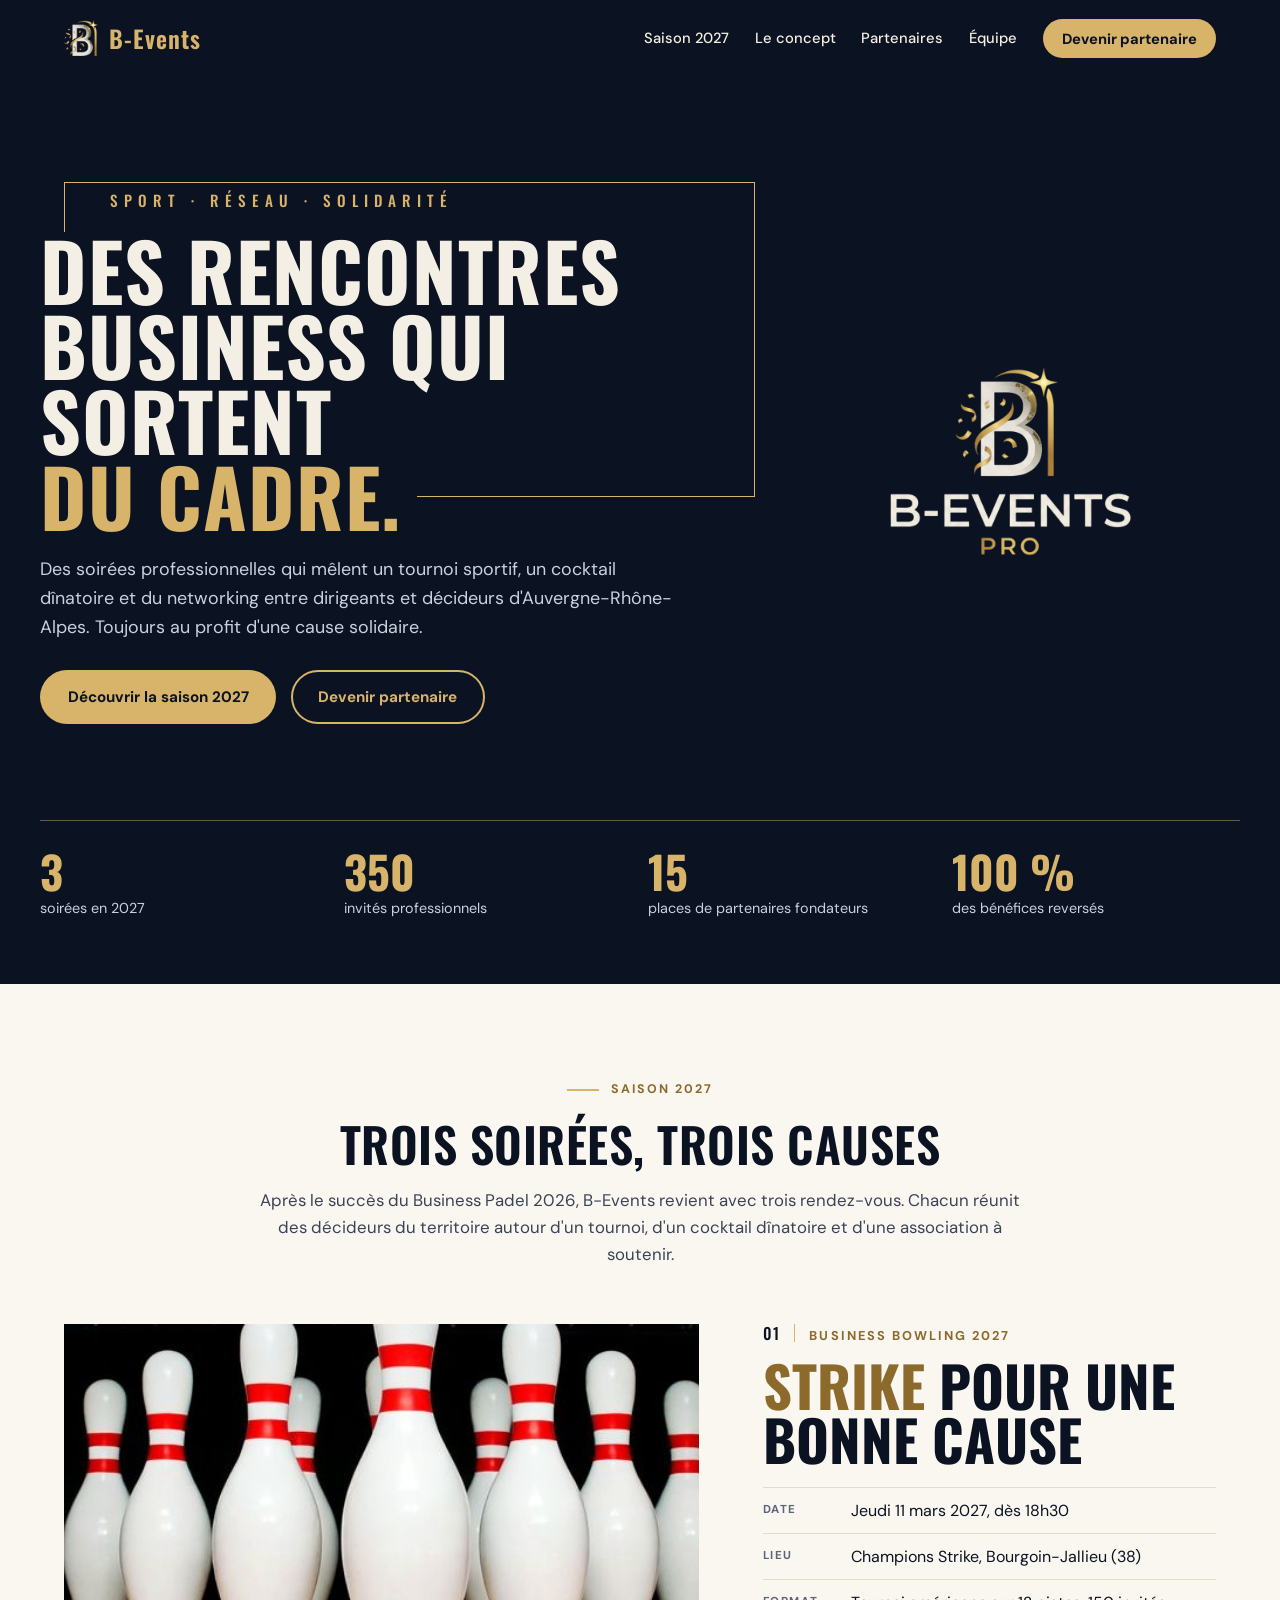
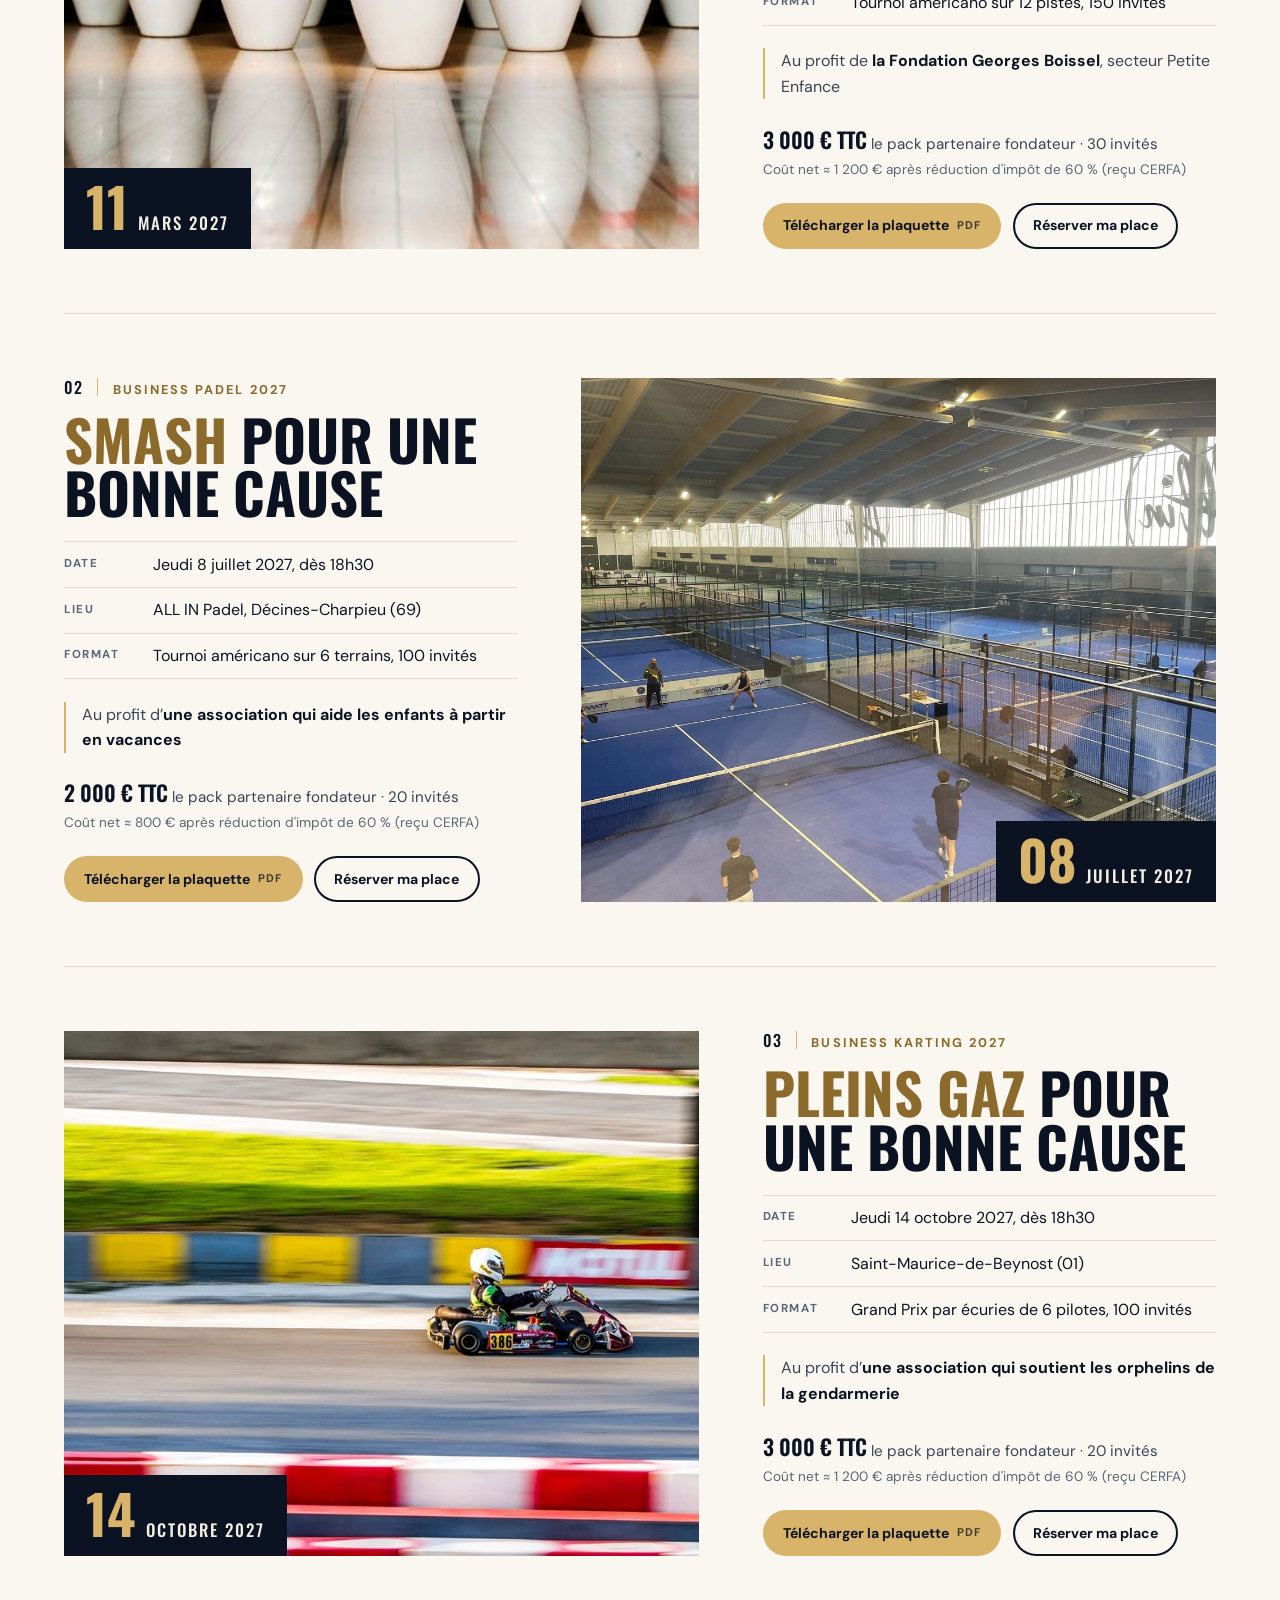
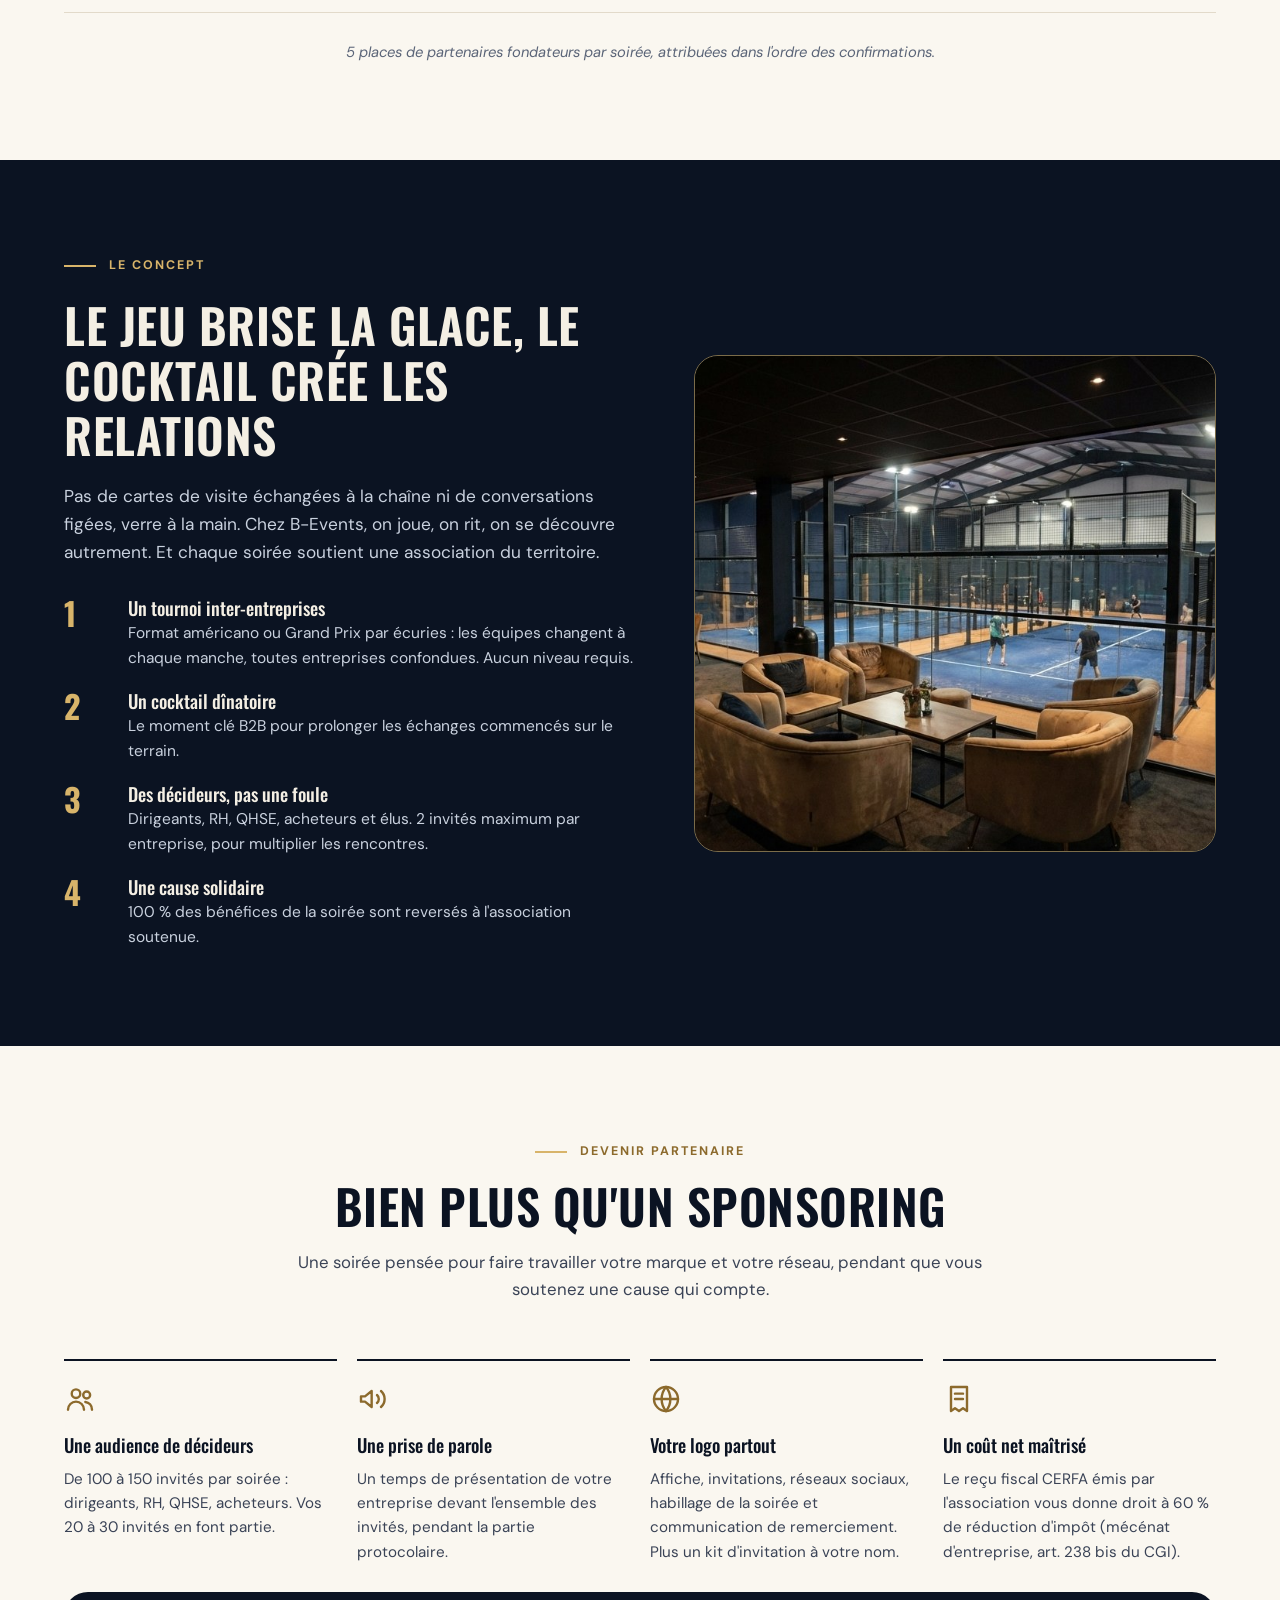
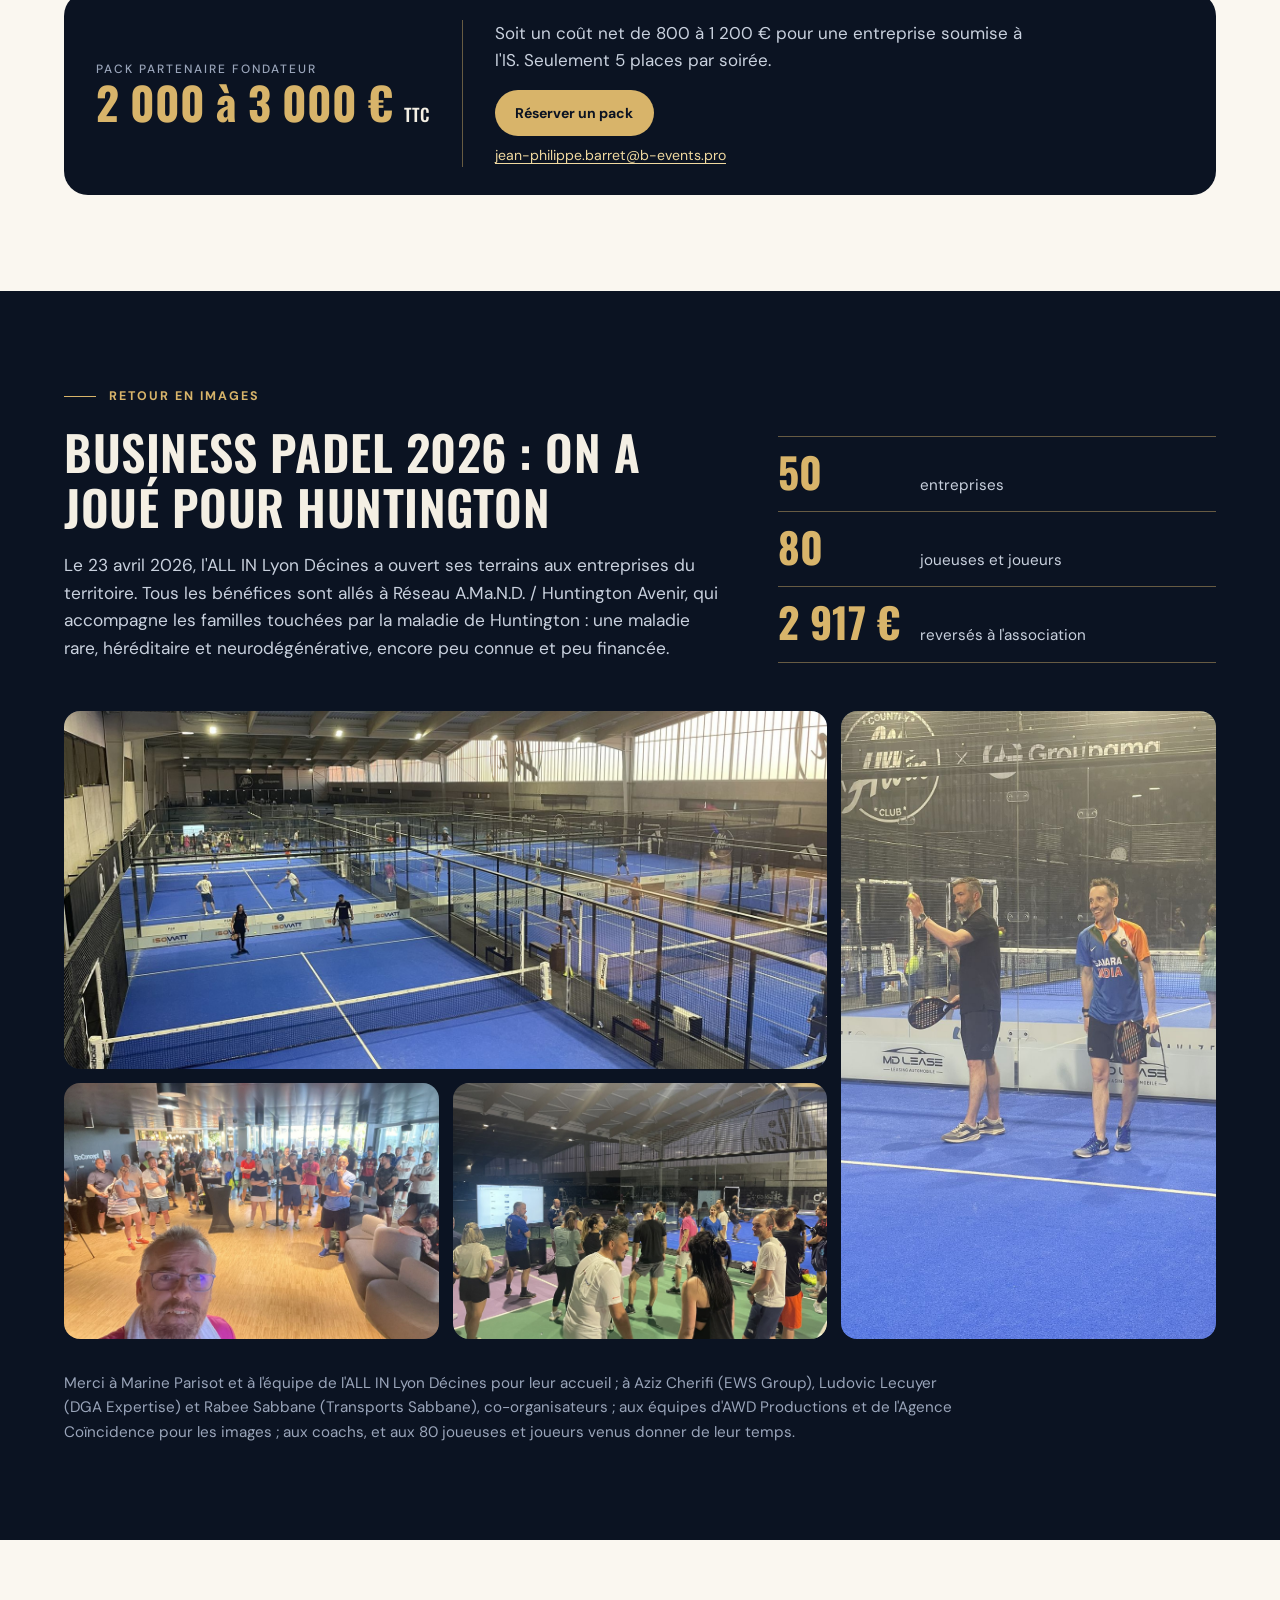
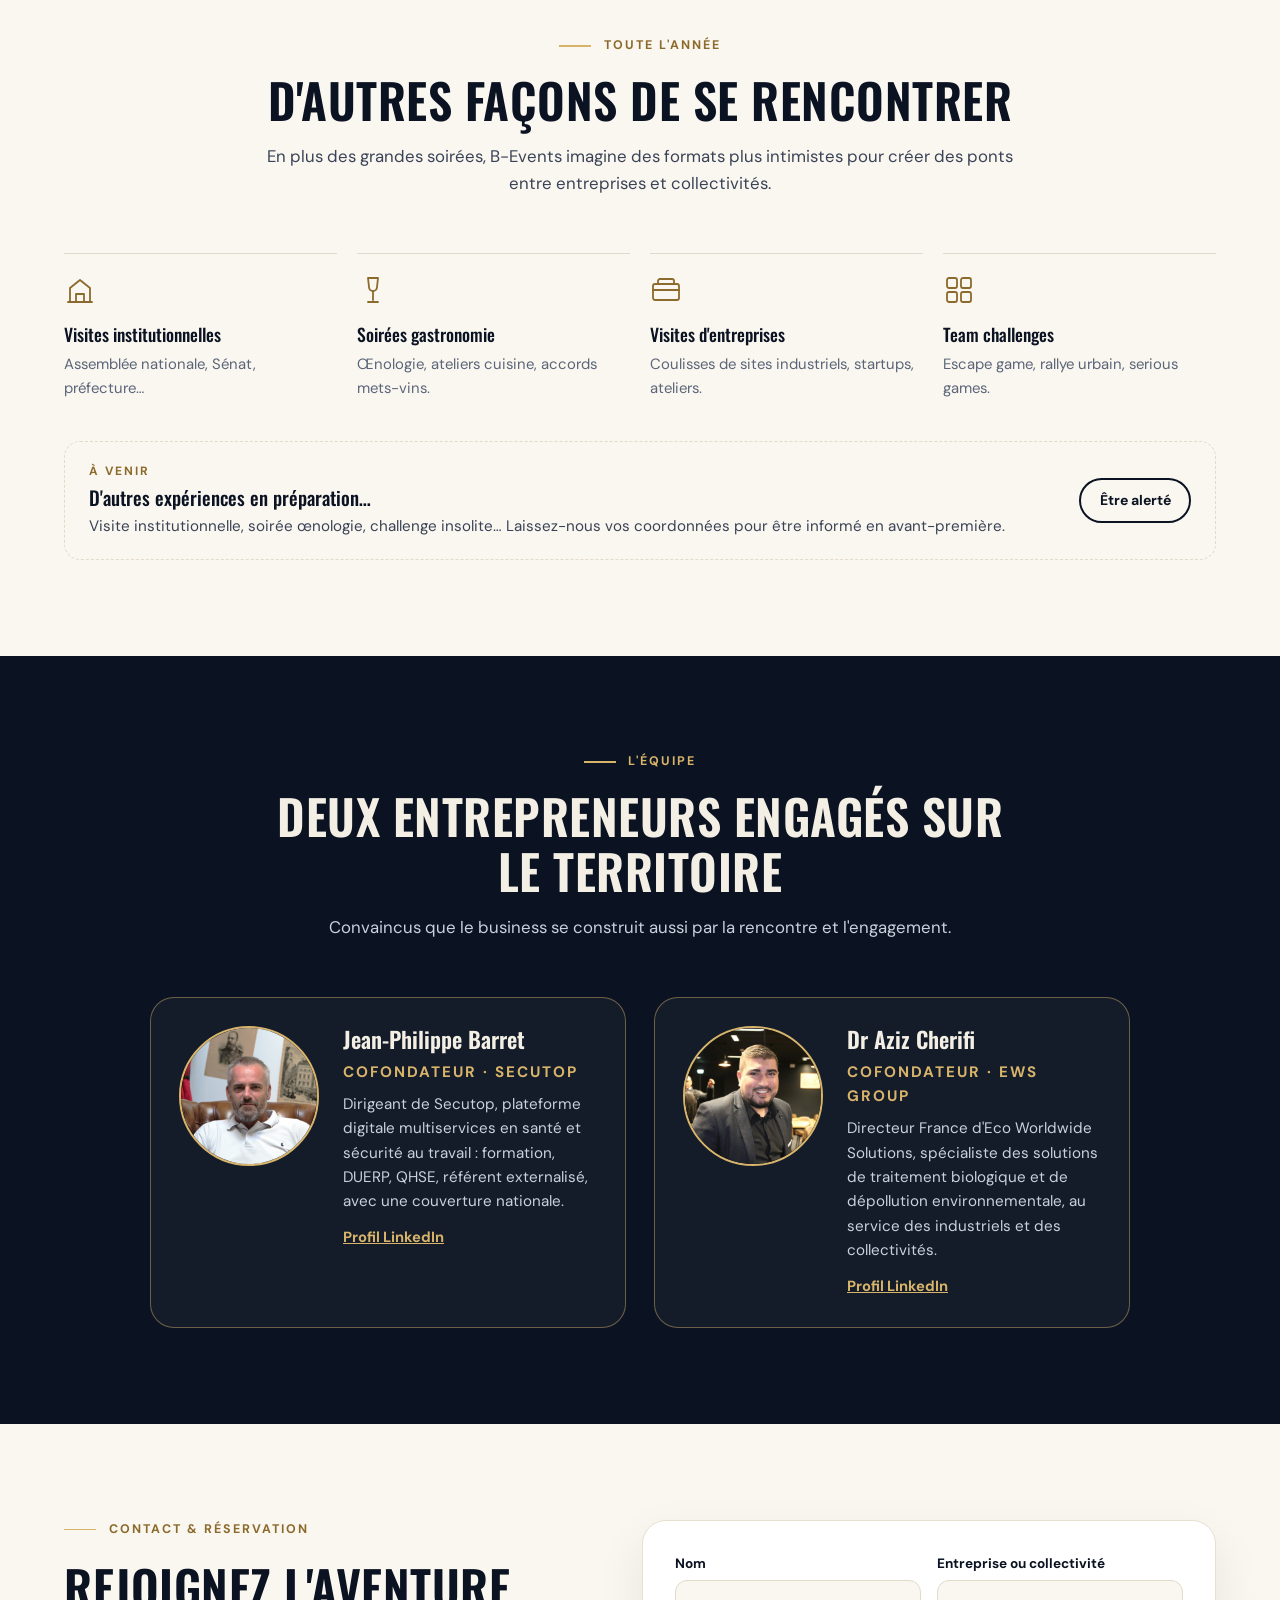
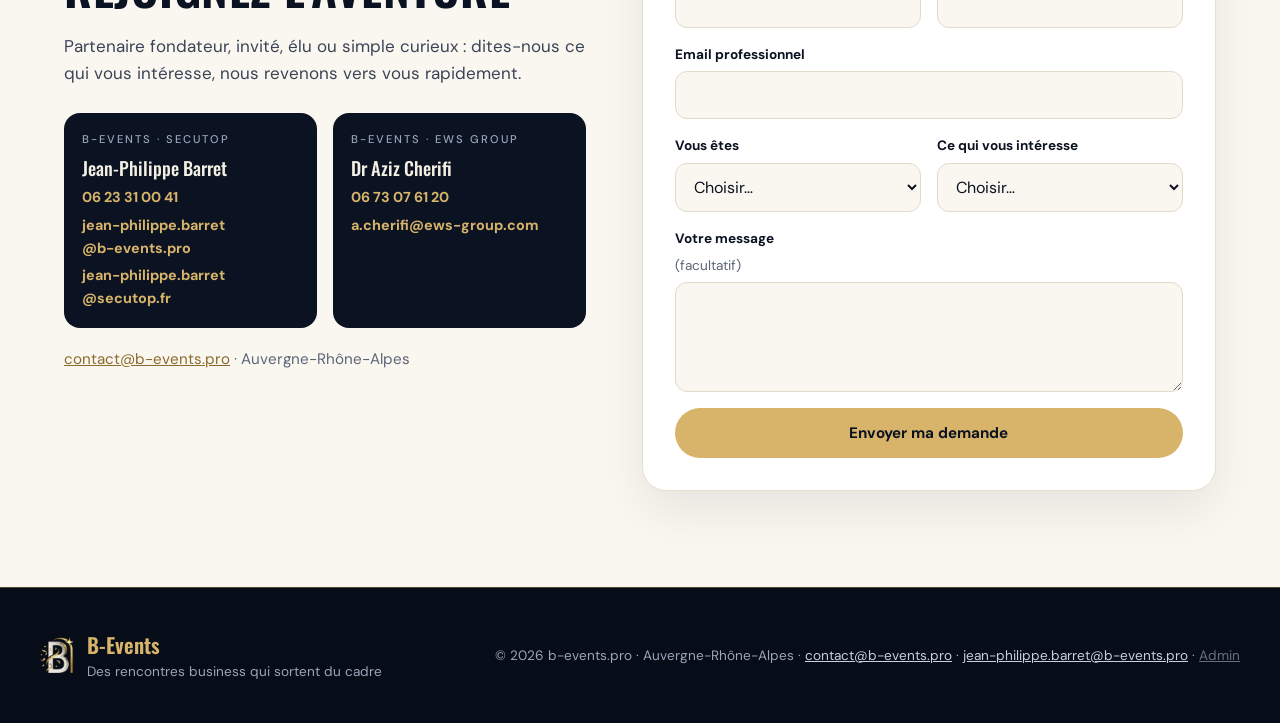
<file: index.html>
<!DOCTYPE html>
<html lang="fr">
<head>
  <meta charset="UTF-8">
  <meta name="viewport" content="width=device-width, initial-scale=1.0">
  <meta name="description" content="B-Events organise des soirées business solidaires pour dirigeants et décideurs en Auvergne-Rhône-Alpes : tournois de bowling, padel et karting, cocktail dînatoire et networking, au profit d'une cause. Saison 2027.">
  <meta name="keywords" content="networking, B2B, événements entreprises, soirée caritative, Auvergne-Rhône-Alpes, Lyon, Nord-Isère, padel, bowling, karting, partenariat, mécénat">
  <meta property="og:title" content="B-Events — Des rencontres business qui sortent du cadre">
  <meta property="og:description" content="Saison 2027 : Business Bowling, Business Padel et Business Karting. Sport, réseau et solidarité en Auvergne-Rhône-Alpes.">
  <meta property="og:type" content="website">
  <meta property="og:url" content="https://www.b-events.pro">
  <meta property="og:image" content="https://www.b-events.pro/images/Logo%20BEvents%20pro%20-%20Copie.png">
  <meta name="theme-color" content="#0B1322">
  <title>B-Events — Des rencontres business qui sortent du cadre</title>
  <link rel="icon" type="image/png" href="images/Logo%20BEvents%20pro%20-%20petit.png">
  <link rel="preconnect" href="https://fonts.googleapis.com">
  <link rel="preconnect" href="https://fonts.gstatic.com" crossorigin>
  <link href="https://fonts.googleapis.com/css2?family=Oswald:wght@400;500;600;700&family=DM+Sans:ital,opsz,wght@0,9..40,400;0,9..40,500;0,9..40,700;1,9..40,400&display=swap" rel="stylesheet">
  <link rel="stylesheet" href="style.css?v=20261116c">
</head>
<body>

  <a class="skip-link" href="#saison">Aller à la saison 2027</a>

  <!-- NAVIGATION -->
  <nav aria-label="Navigation principale">
    <a href="#top" class="logo" aria-label="B-Events, retour en haut de page">
      <img class="logo-mark" src="images/logo/b-events_symbole_negatif.png" alt="" width="34" height="36">
      <span class="logo-text">B-Events</span>
    </a>
    <button class="menu-toggle" aria-label="Ouvrir le menu" aria-expanded="false" aria-controls="nav-links">
      <span></span><span></span><span></span>
    </button>
    <ul class="nav-links" id="nav-links">
      <li><a href="#saison">Saison 2027</a></li>
      <li><a href="#concept">Le concept</a></li>
      <li><a href="#partenaires">Partenaires</a></li>
      <li><a href="#fondateurs">Équipe</a></li>
      <li><a href="#contact" class="nav-cta">Devenir partenaire</a></li>
    </ul>
  </nav>

  <!-- HERO -->
  <header class="hero" id="top">
    <div class="hero-inner">
      <div class="hero-text">
        <p class="eyebrow">Sport · Réseau · Solidarité</p>
        <h1><i class="hero-frame" aria-hidden="true"></i><span>Des rencontres</span> <span>business qui</span> <span>sortent</span> <span class="gold">du cadre.</span></h1>
        <p class="hero-lead">Des soirées professionnelles qui mêlent un tournoi sportif, un cocktail dînatoire et du networking entre dirigeants et décideurs d'Auvergne-Rhône-Alpes. Toujours au profit d'une cause solidaire.</p>
        <div class="hero-actions">
          <a href="#saison" class="btn btn-gold">Découvrir la saison 2027</a>
          <a href="#contact" class="btn btn-outline">Devenir partenaire</a>
        </div>
      </div>
      <div class="hero-visual">
        <img src="images/logo/b-events_vertical_negatif.png" alt="Logo B-Events" width="900" height="900">
      </div>
    </div>
    <ul class="hero-stats" aria-label="La saison 2027 en chiffres">
      <li><strong>3</strong><span>soirées en 2027</span></li>
      <li><strong>350</strong><span>invités professionnels</span></li>
      <li><strong>15</strong><span>places de partenaires fondateurs</span></li>
      <li><strong>100&nbsp;%</strong><span>des bénéfices reversés</span></li>
    </ul>
  </header>

  <main>

    <!-- SAISON 2027 -->
    <section class="section section-light" id="saison" aria-labelledby="saison-title">
      <div class="container">
        <div class="section-header">
          <span class="pill">Saison 2027</span>
          <h2 id="saison-title">Trois soirées, trois causes</h2>
          <p>Après le succès du Business Padel 2026, B-Events revient avec trois rendez-vous. Chacun réunit des décideurs du territoire autour d'un tournoi, d'un cocktail dînatoire et d'une association à soutenir.</p>
        </div>

        <div class="season-list">

          <!-- BUSINESS BOWLING 2027 -->
          <article class="season-row reveal" id="business-bowling-2027" aria-labelledby="bowling-title">
            <figure class="season-photo">
              <img src="images/saison/bowling.jpg" alt="Quilles de bowling alignées sur une piste cirée" width="1400" height="933" loading="lazy">
              <p class="season-date" aria-hidden="true"><strong>11</strong><span>mars 2027</span></p>
            </figure>
            <div class="season-text">
              <h3 id="bowling-title"><span class="season-name"><span class="season-num">01</span>Business Bowling 2027</span><span class="season-hook"><em>Strike</em> pour une bonne cause</span></h3>
              <dl class="season-facts">
                <div><dt>Date</dt><dd><time datetime="2027-03-11T18:30">Jeudi 11 mars 2027</time>, dès 18h30</dd></div>
                <div><dt>Lieu</dt><dd>Champions Strike, Bourgoin-Jallieu (38)</dd></div>
                <div><dt>Format</dt><dd>Tournoi américano sur 12 pistes, 150 invités</dd></div>
              </dl>
              <p class="season-cause">Au profit de <strong>la Fondation Georges Boissel</strong>, secteur Petite Enfance</p>
              <p class="season-offer"><strong>3&nbsp;000&nbsp;€ TTC</strong> le pack partenaire fondateur · 30 invités<span>Coût net ≈ 1&nbsp;200&nbsp;€ après réduction d'impôt de 60&nbsp;% (reçu CERFA)</span></p>
              <div class="season-actions">
                <a href="plaquettes/B-Events-Business-Bowling-2027.pdf" class="btn btn-gold btn-sm" download>Télécharger la plaquette <span class="btn-meta">PDF</span></a>
                <a href="#contact" class="btn btn-ghost btn-sm" data-interet="Business Bowling 2027 — Bourgoin-Jallieu (11/03)">Réserver ma place</a>
              </div>
            </div>
          </article>

          <!-- BUSINESS PADEL 2027 -->
          <article class="season-row reveal" id="business-padel-2027" aria-labelledby="padel-title">
            <figure class="season-photo">
              <img src="images/saison/padel.jpg" alt="Terrains de padel couverts de l'ALL IN à Décines-Charpieu, en pleine partie" width="1400" height="933" loading="lazy">
              <p class="season-date" aria-hidden="true"><strong>08</strong><span>juillet 2027</span></p>
            </figure>
            <div class="season-text">
              <h3 id="padel-title"><span class="season-name"><span class="season-num">02</span>Business Padel 2027</span><span class="season-hook"><em>Smash</em> pour une bonne cause</span></h3>
              <dl class="season-facts">
                <div><dt>Date</dt><dd><time datetime="2027-07-08T18:30">Jeudi 8 juillet 2027</time>, dès 18h30</dd></div>
                <div><dt>Lieu</dt><dd>ALL IN Padel, Décines-Charpieu (69)</dd></div>
                <div><dt>Format</dt><dd>Tournoi américano sur 6 terrains, 100 invités</dd></div>
              </dl>
              <p class="season-cause">Au profit d’<strong>une association qui aide les enfants à partir en vacances</strong></p>
              <p class="season-offer"><strong>2&nbsp;000&nbsp;€ TTC</strong> le pack partenaire fondateur · 20 invités<span>Coût net ≈ 800&nbsp;€ après réduction d'impôt de 60&nbsp;% (reçu CERFA)</span></p>
              <div class="season-actions">
                <a href="plaquettes/B-Events-Business-Padel-2027.pdf" class="btn btn-gold btn-sm" download>Télécharger la plaquette <span class="btn-meta">PDF</span></a>
                <a href="#contact" class="btn btn-ghost btn-sm" data-interet="Business Padel 2027 — Décines-Charpieu (08/07)">Réserver ma place</a>
              </div>
            </div>
          </article>

          <!-- BUSINESS KARTING 2027 -->
          <article class="season-row reveal" id="business-karting-2027" aria-labelledby="karting-title">
            <figure class="season-photo">
              <img src="images/saison/karting.jpg" alt="Pilote de kart lancé à pleine vitesse sur un circuit" width="1400" height="933" loading="lazy">
              <p class="season-date" aria-hidden="true"><strong>14</strong><span>octobre 2027</span></p>
            </figure>
            <div class="season-text">
              <h3 id="karting-title"><span class="season-name"><span class="season-num">03</span>Business Karting 2027</span><span class="season-hook"><em>Pleins gaz</em> pour une bonne cause</span></h3>
              <dl class="season-facts">
                <div><dt>Date</dt><dd><time datetime="2027-10-14T18:30">Jeudi 14 octobre 2027</time>, dès 18h30</dd></div>
                <div><dt>Lieu</dt><dd>Saint-Maurice-de-Beynost (01)</dd></div>
                <div><dt>Format</dt><dd>Grand Prix par écuries de 6 pilotes, 100 invités</dd></div>
              </dl>
              <p class="season-cause">Au profit d’<strong>une association qui soutient les orphelins de la gendarmerie</strong></p>
              <p class="season-offer"><strong>3&nbsp;000&nbsp;€ TTC</strong> le pack partenaire fondateur · 20 invités<span>Coût net ≈ 1&nbsp;200&nbsp;€ après réduction d'impôt de 60&nbsp;% (reçu CERFA)</span></p>
              <div class="season-actions">
                <a href="plaquettes/B-Events-Business-Karting-2027.pdf" class="btn btn-gold btn-sm" download>Télécharger la plaquette <span class="btn-meta">PDF</span></a>
                <a href="#contact" class="btn btn-ghost btn-sm" data-interet="Business Karting 2027 — Saint-Maurice-de-Beynost (14/10)">Réserver ma place</a>
              </div>
            </div>
          </article>

        </div>
        <p class="season-note">5 places de partenaires fondateurs par soirée, attribuées dans l'ordre des confirmations.</p>
      </div>
    </section>

    <!-- CONCEPT -->
    <section class="section section-dark" id="concept" aria-labelledby="concept-title">
      <div class="container concept-layout">
        <div class="concept-text">
          <span class="pill pill-dark">Le concept</span>
          <h2 id="concept-title">Le jeu brise la glace, le cocktail crée les relations</h2>
          <p class="lead-dark">Pas de cartes de visite échangées à la chaîne ni de conversations figées, verre à la main. Chez B-Events, on joue, on rit, on se découvre autrement. Et chaque soirée soutient une association du territoire.</p>
          <ol class="steps">
            <li>
              <span class="step-num" aria-hidden="true">1</span>
              <div><h3>Un tournoi inter-entreprises</h3><p>Format américano ou Grand Prix par écuries : les équipes changent à chaque manche, toutes entreprises confondues. Aucun niveau requis.</p></div>
            </li>
            <li>
              <span class="step-num" aria-hidden="true">2</span>
              <div><h3>Un cocktail dînatoire</h3><p>Le moment clé B2B pour prolonger les échanges commencés sur le terrain.</p></div>
            </li>
            <li>
              <span class="step-num" aria-hidden="true">3</span>
              <div><h3>Des décideurs, pas une foule</h3><p>Dirigeants, RH, QHSE, acheteurs et élus. 2 invités maximum par entreprise, pour multiplier les rencontres.</p></div>
            </li>
            <li>
              <span class="step-num" aria-hidden="true">4</span>
              <div><h3>Une cause solidaire</h3><p>100&nbsp;% des bénéfices de la soirée sont reversés à l'association soutenue.</p></div>
            </li>
          </ol>
        </div>
        <div class="concept-visual">
          <figure class="photo-frame">
            <img src="images/allin-lounge.jpg" alt="Espace lounge de l'ALL IN avec vue sur les terrains de padel couverts" width="672" height="725" loading="lazy">
          </figure>
        </div>
      </div>
    </section>

    <!-- PARTENAIRES -->
    <section class="section section-light" id="partenaires" aria-labelledby="partenaires-title">
      <div class="container">
        <div class="section-header">
          <span class="pill">Devenir partenaire</span>
          <h2 id="partenaires-title">Bien plus qu'un sponsoring</h2>
          <p>Une soirée pensée pour faire travailler votre marque et votre réseau, pendant que vous soutenez une cause qui compte.</p>
        </div>
        <div class="why-grid">
          <div class="why-card reveal">
            <span class="why-icon" aria-hidden="true"><svg viewBox="0 0 24 24" fill="none" stroke="currentColor" stroke-width="1.8" stroke-linecap="round" stroke-linejoin="round"><circle cx="9" cy="8" r="3.2"/><path d="M3 20c0-3.3 2.7-6 6-6s6 2.7 6 6"/><circle cx="17" cy="9" r="2.6"/><path d="M16 14.2c2.8.3 5 2.6 5 5.8"/></svg></span>
            <h3>Une audience de décideurs</h3>
            <p>De 100 à 150 invités par soirée : dirigeants, RH, QHSE, acheteurs. Vos 20 à 30 invités en font partie.</p>
          </div>
          <div class="why-card reveal">
            <span class="why-icon" aria-hidden="true"><svg viewBox="0 0 24 24" fill="none" stroke="currentColor" stroke-width="1.8" stroke-linecap="round" stroke-linejoin="round"><path d="M3 10v4h3l5 4V6L6 10H3z"/><path d="M15 9a4 4 0 0 1 0 6"/><path d="M18 6a8 8 0 0 1 0 12"/></svg></span>
            <h3>Une prise de parole</h3>
            <p>Un temps de présentation de votre entreprise devant l'ensemble des invités, pendant la partie protocolaire.</p>
          </div>
          <div class="why-card reveal">
            <span class="why-icon" aria-hidden="true"><svg viewBox="0 0 24 24" fill="none" stroke="currentColor" stroke-width="1.8" stroke-linecap="round" stroke-linejoin="round"><circle cx="12" cy="12" r="9"/><path d="M3 12h18"/><path d="M12 3a14 14 0 0 1 0 18"/><path d="M12 3a14 14 0 0 0 0 18"/></svg></span>
            <h3>Votre logo partout</h3>
            <p>Affiche, invitations, réseaux sociaux, habillage de la soirée et communication de remerciement. Plus un kit d'invitation à votre nom.</p>
          </div>
          <div class="why-card reveal">
            <span class="why-icon" aria-hidden="true"><svg viewBox="0 0 24 24" fill="none" stroke="currentColor" stroke-width="1.8" stroke-linecap="round" stroke-linejoin="round"><path d="M6 3h12v18l-3-2-3 2-3-2-3 2z"/><path d="M9 8h6"/><path d="M9 12h6"/></svg></span>
            <h3>Un coût net maîtrisé</h3>
            <p>Le reçu fiscal CERFA émis par l'association vous donne droit à 60&nbsp;% de réduction d'impôt (mécénat d'entreprise, art. 238 bis du CGI).</p>
          </div>
        </div>
        <div class="offer-band reveal">
          <div>
            <p class="offer-label">Pack partenaire fondateur</p>
            <p class="offer-price">2&nbsp;000 à 3&nbsp;000&nbsp;€ <span>TTC</span></p>
          </div>
          <div class="offer-detail">
            <p>Soit un coût net de 800 à 1&nbsp;200&nbsp;€ pour une entreprise soumise à l'IS. Seulement 5 places par soirée.</p>
            <div class="offer-actions">
              <a href="#contact" class="btn btn-gold btn-sm" data-interet="Devenir partenaire fondateur">Réserver un pack</a>
              <a class="offer-mail" href="mailto:jean-philippe.barret@b-events.pro?subject=Pack%20partenaire%20fondateur%20B-Events%202027">jean-philippe.barret@b-events.pro</a>
            </div>
          </div>
        </div>
      </div>
    </section>

    <!-- RETOUR EN IMAGES : Business Padel 2026 -->
    <section class="section section-dark" id="padel-2026" aria-labelledby="recap-title">
      <div class="container">
        <div class="recap-head">
          <div class="recap-intro">
            <span class="pill pill-dark">Retour en images</span>
            <h2 id="recap-title">Business Padel 2026 : on a joué pour Huntington</h2>
            <p class="lead-dark">Le 23 avril 2026, l'ALL IN Lyon Décines a ouvert ses terrains aux entreprises du territoire. Tous les bénéfices sont allés à Réseau A.Ma.N.D. / Huntington Avenir, qui accompagne les familles touchées par la maladie de Huntington : une maladie rare, héréditaire et neurodégénérative, encore peu connue et peu financée.</p>
          </div>
          <ul class="recap-stats" aria-label="Le Business Padel 2026 en chiffres">
            <li><strong>50</strong><span>entreprises</span></li>
            <li><strong>80</strong><span>joueuses et joueurs</span></li>
            <li><strong>2&nbsp;917&nbsp;€</strong><span>reversés à l'association</span></li>
          </ul>
        </div>
        <div class="recap-gallery reveal">
          <figure class="recap-a"><img src="images/padel-2026/padel-2026-terrains.jpg" alt="Vue d'ensemble des terrains couverts de l'ALL IN pendant le tournoi" width="1600" height="1200" loading="lazy"></figure>
          <figure class="recap-b"><img src="images/padel-2026/padel-2026-briefing.jpg" alt="Jean-Philippe Barret en selfie devant les joueurs réunis dans le lounge avant le tournoi" width="1600" height="1200" loading="lazy"></figure>
          <figure class="recap-c"><img src="images/padel-2026/padel-2026-tableau.jpg" alt="Joueuses et joueurs rassemblés devant l'écran du tableau des matchs" width="1600" height="1200" loading="lazy"></figure>
          <figure class="recap-d"><img src="images/padel-2026/padel-2026-joueurs.jpg" alt="Deux joueurs souriants entre deux points sur un terrain de padel" width="1200" height="1600" loading="lazy"></figure>
        </div>
        <p class="recap-thanks">Merci à Marine Parisot et à l'équipe de l'ALL IN Lyon Décines pour leur accueil ; à Aziz Cherifi (EWS Group), Ludovic Lecuyer (DGA Expertise) et Rabee Sabbane (Transports Sabbane), co-organisateurs ; aux équipes d'AWD Productions et de l'Agence Coïncidence pour les images ; aux coachs, et aux 80 joueuses et joueurs venus donner de leur temps.</p>
      </div>
    </section>

    <!-- TOUTE L'ANNÉE -->
    <section class="section section-light" id="formats" aria-labelledby="formats-title">
      <div class="container">
        <div class="section-header">
          <span class="pill">Toute l'année</span>
          <h2 id="formats-title">D'autres façons de se rencontrer</h2>
          <p>En plus des grandes soirées, B-Events imagine des formats plus intimistes pour créer des ponts entre entreprises et collectivités.</p>
        </div>
        <div class="formats-grid">
          <div class="format-card reveal">
            <span class="format-icon" aria-hidden="true"><svg viewBox="0 0 32 32" fill="none" stroke="currentColor" stroke-width="1.8" stroke-linecap="round" stroke-linejoin="round"><path d="M4 28h24"/><path d="M6 28V14l10-8 10 8v14"/><path d="M12 28v-8h8v8"/></svg></span>
            <h3>Visites institutionnelles</h3>
            <p>Assemblée nationale, Sénat, préfecture…</p>
          </div>
          <div class="format-card reveal">
            <span class="format-icon" aria-hidden="true"><svg viewBox="0 0 32 32" fill="none" stroke="currentColor" stroke-width="1.8" stroke-linecap="round" stroke-linejoin="round"><path d="M11 4h10l-1 9a4 4 0 0 1-8 0z"/><path d="M16 17v9"/><path d="M11 28h10"/></svg></span>
            <h3>Soirées gastronomie</h3>
            <p>Œnologie, ateliers cuisine, accords mets-vins.</p>
          </div>
          <div class="format-card reveal">
            <span class="format-icon" aria-hidden="true"><svg viewBox="0 0 32 32" fill="none" stroke="currentColor" stroke-width="1.8" stroke-linecap="round" stroke-linejoin="round"><rect x="3" y="10" width="26" height="16" rx="2"/><path d="M8 10V7a2 2 0 0 1 2-2h12a2 2 0 0 1 2 2v3"/><path d="M3 16h26"/></svg></span>
            <h3>Visites d'entreprises</h3>
            <p>Coulisses de sites industriels, startups, ateliers.</p>
          </div>
          <div class="format-card reveal">
            <span class="format-icon" aria-hidden="true"><svg viewBox="0 0 32 32" fill="none" stroke="currentColor" stroke-width="1.8" stroke-linecap="round" stroke-linejoin="round"><rect x="4" y="4" width="10" height="10" rx="2"/><rect x="18" y="4" width="10" height="10" rx="2"/><rect x="4" y="18" width="10" height="10" rx="2"/><rect x="18" y="18" width="10" height="10" rx="2"/></svg></span>
            <h3>Team challenges</h3>
            <p>Escape game, rallye urbain, serious games.</p>
          </div>
        </div>

        <!-- Rendez-vous gérés depuis l'espace admin (script.js insère les événements avant la carte « à venir ») -->
        <div class="event-list">
          <div class="event-card ghost reveal">
            <div class="event-info">
              <div class="event-type">À venir</div>
              <h3>D'autres expériences en préparation…</h3>
              <p>Visite institutionnelle, soirée œnologie, challenge insolite… Laissez-nous vos coordonnées pour être informé en avant-première.</p>
            </div>
            <div class="event-status">
              <a href="#contact" class="btn btn-ghost btn-sm" data-interet="Être informé de tous les événements">Être alerté</a>
            </div>
          </div>
        </div>
      </div>
    </section>

    <!-- FONDATEURS -->
    <section class="section section-dark" id="fondateurs" aria-labelledby="fondateurs-title">
      <div class="container">
        <div class="section-header section-header-dark">
          <span class="pill pill-dark">L'équipe</span>
          <h2 id="fondateurs-title">Deux entrepreneurs engagés sur le territoire</h2>
          <p>Convaincus que le business se construit aussi par la rencontre et l'engagement.</p>
        </div>
        <div class="founders-grid">
          <article class="founder-card reveal">
            <div class="founder-avatar">
              <img src="images/Jean-Philippe%20Barret.JPG" alt="Portrait de Jean-Philippe Barret" loading="lazy">
            </div>
            <div class="founder-body">
              <h3>Jean-Philippe Barret</h3>
              <p class="founder-role">Cofondateur · Secutop</p>
              <p>Dirigeant de Secutop, plateforme digitale multiservices en santé et sécurité au travail : formation, DUERP, QHSE, référent externalisé, avec une couverture nationale.</p>
              <a class="founder-link" href="https://www.linkedin.com/in/jean-philippe-barret-secutop/" target="_blank" rel="noopener">Profil LinkedIn<span class="sr-only"> de Jean-Philippe Barret (nouvel onglet)</span></a>
            </div>
          </article>
          <article class="founder-card reveal">
            <div class="founder-avatar">
              <img src="images/Aziz%20Cherifi.jpg" alt="Portrait du Dr Aziz Cherifi" loading="lazy">
            </div>
            <div class="founder-body">
              <h3>Dr Aziz Cherifi</h3>
              <p class="founder-role">Cofondateur · EWS Group</p>
              <p>Directeur France d'Eco Worldwide Solutions, spécialiste des solutions de traitement biologique et de dépollution environnementale, au service des industriels et des collectivités.</p>
              <a class="founder-link" href="https://www.linkedin.com/in/aziz-cherifi-a4867831/" target="_blank" rel="noopener">Profil LinkedIn<span class="sr-only"> du Dr Aziz Cherifi (nouvel onglet)</span></a>
            </div>
          </article>
        </div>
      </div>
    </section>

    <!-- CONTACT -->
    <section class="section section-light" id="contact" aria-labelledby="contact-title">
      <div class="container contact-layout">
        <div class="contact-left">
          <span class="pill">Contact &amp; réservation</span>
          <h2 id="contact-title">Rejoignez l'aventure</h2>
          <p>Partenaire fondateur, invité, élu ou simple curieux : dites-nous ce qui vous intéresse, nous revenons vers vous rapidement.</p>
          <div class="contact-people">
            <div class="contact-person">
              <p class="contact-org">B-Events · Secutop</p>
              <p class="contact-name">Jean-Philippe Barret</p>
              <a href="tel:+33623310041">06 23 31 00 41</a>
              <a href="mailto:jean-philippe.barret@b-events.pro">jean-philippe.barret<wbr><span class="nowrap">@b-events.pro</span></a>
              <a href="mailto:jean-philippe.barret@secutop.fr">jean-philippe.barret<wbr><span class="nowrap">@secutop.fr</span></a>
            </div>
            <div class="contact-person">
              <p class="contact-org">B-Events · EWS Group</p>
              <p class="contact-name">Dr Aziz Cherifi</p>
              <a href="tel:+33673076120">06 73 07 61 20</a>
              <a href="mailto:a.cherifi@ews-group.com">a.cherifi@ews-group.com</a>
            </div>
          </div>
          <p class="contact-generic"><a href="mailto:contact@b-events.pro">contact@b-events.pro</a> · Auvergne-Rhône-Alpes</p>
        </div>
        <form class="contact-form" aria-label="Formulaire de contact">
          <div class="form-row">
            <label>Nom<input type="text" name="nom" autocomplete="name" required></label>
            <label>Entreprise ou collectivité<input type="text" name="entreprise" autocomplete="organization" required></label>
          </div>
          <label>Email professionnel<input type="email" name="email" autocomplete="email" required></label>
          <div class="form-row">
            <label>Vous êtes
              <select name="profil" required>
                <option value="" disabled selected>Choisir…</option>
                <option>Dirigeant / Gérant</option>
                <option>Manager / Responsable</option>
                <option>Élu / Agent de collectivité</option>
                <option>Autre</option>
              </select>
            </label>
            <label>Ce qui vous intéresse
              <select name="interet" id="interet">
                <option value="" disabled selected>Choisir…</option>
                <option>Business Bowling 2027 — Bourgoin-Jallieu (11/03)</option>
                <option>Business Padel 2027 — Décines-Charpieu (08/07)</option>
                <option>Business Karting 2027 — Saint-Maurice-de-Beynost (14/10)</option>
                <option>Devenir partenaire fondateur</option>
                <option>Être informé de tous les événements</option>
                <option>Proposer une idée d'événement</option>
              </select>
            </label>
          </div>
          <label>Votre message <span class="optional">(facultatif)</span><textarea name="message" rows="4"></textarea></label>
          <button type="submit" class="btn btn-gold btn-block">Envoyer ma demande</button>
        </form>
      </div>
    </section>

  </main>

  <!-- FOOTER -->
  <footer>
    <div class="footer-inner">
      <div class="footer-brand">
        <img class="logo-mark" src="images/logo/b-events_symbole_negatif.png" alt="" width="34" height="36">
        <div>
          <p class="footer-name">B-Events</p>
          <p class="footer-tagline">Des rencontres business qui sortent du cadre</p>
        </div>
      </div>
      <p class="footer-meta">&copy; 2026 b-events.pro · Auvergne-Rhône-Alpes · <a href="mailto:contact@b-events.pro">contact@b-events.pro</a> · <a href="mailto:jean-philippe.barret@b-events.pro">jean-philippe.barret@b-events.pro</a> · <a href="/admin" class="footer-admin">Admin</a></p>
    </div>
  </footer>

  <script src="script.js"></script>
</body>
</html>
</file>
<file: style.css>
/* ============================================
   B-Events — Charte graphique v2 (novembre 2026)
   Nuit #0B1322 · Or #D8B46A · Ivoire #FAF7F0
   Oswald (titres) · DM Sans (textes)
   ============================================ */

:root {
  --nuit: #0B1322;
  --nuit-profonde: #070D18;
  --ardoise: #16243D;
  --ardoise-claire: #1A2A47;
  --or: #D8B46A;
  --or-clair: #F7E6BB;
  --champagne: #F0D9A0;
  --or-bronze: #A8833E;
  --bronze: #8C6A2C;
  --ivoire: #FAF7F0;
  --ivoire-alt: #F4EFE4;
  --creme: #F4EFE4;
  --brume: #C9D1DE;
  --acier: #9AA5BA;
  --encre: #3A4356;
  --gris: #5B6578;
  --lin: #E2DACA;
  --sable: #E7E0CF;
  --blanc: #FFFFFF;
  --turquoise: #4FD6CF;

  --font-titre: 'Oswald', 'Arial Narrow', sans-serif;
  --font-texte: 'DM Sans', 'Helvetica Neue', Arial, sans-serif;

  --radius: 16px;
  --radius-lg: 24px;
  --container: 1200px;
  --nav-h: 76px;
  --gradient-or: linear-gradient(180deg, var(--or-clair) 0%, var(--or) 55%, var(--or-bronze) 100%);
  --gradient-nuit: radial-gradient(120% 80% at 50% 20%, var(--ardoise) 0%, var(--nuit) 55%, var(--nuit-profonde) 100%);
}

*, *::before, *::after { box-sizing: border-box; margin: 0; padding: 0; }

html { scroll-behavior: smooth; -webkit-text-size-adjust: 100%; }

body {
  font-family: var(--font-texte);
  font-size: 17px;
  line-height: 1.6;
  color: var(--encre);
  background: var(--ivoire);
  -webkit-font-smoothing: antialiased;
  overflow-x: hidden;
}

img { max-width: 100%; display: block; }
a { color: var(--bronze); }
a:hover { color: var(--nuit); }
:focus-visible { outline: 3px solid var(--or); outline-offset: 3px; border-radius: 4px; }

.sr-only {
  position: absolute; width: 1px; height: 1px; padding: 0; margin: -1px;
  overflow: hidden; clip: rect(0, 0, 0, 0); white-space: nowrap; border: 0;
}

.skip-link {
  position: absolute; left: 16px; top: -60px; z-index: 200;
  background: var(--or); color: var(--nuit); padding: .6rem 1rem; border-radius: 999px;
  font-weight: 700; text-decoration: none;
}
.skip-link:focus { top: 12px; }

.container { width: 100%; max-width: var(--container); margin: 0 auto; padding: 0 24px; }

/* ---------- Typographie ---------- */
h1, h2, h3, h4 { font-family: var(--font-titre); color: var(--nuit); line-height: 1.15; font-weight: 600; }
h2 { font-size: clamp(2rem, 4vw, 3rem); text-transform: uppercase; letter-spacing: .5px; }
h3 { font-size: 1.25rem; font-weight: 500; }

/* Sur-titre : filet or + capitales bronze (or sur fond nuit) */
.pill {
  display: inline-flex; align-items: center; gap: .8rem;
  font-family: var(--font-texte);
  font-size: .78rem;
  font-weight: 700;
  letter-spacing: .16em;
  text-transform: uppercase;
  color: var(--bronze);
}
.pill::before { content: ""; width: 32px; height: 1.5px; background: var(--or); }
.pill-dark { color: var(--or); }

.eyebrow {
  font-family: var(--font-titre);
  font-weight: 500;
  font-size: .95rem;
  letter-spacing: 6px;
  text-transform: uppercase;
  color: var(--or);
}

/* ---------- Boutons ---------- */
.btn {
  display: inline-flex; align-items: center; justify-content: center; gap: .5rem;
  min-height: 48px;
  padding: .8rem 1.6rem;
  border-radius: 999px;
  font-family: var(--font-texte);
  font-size: .95rem;
  font-weight: 700;
  text-decoration: none;
  cursor: pointer;
  border: 2px solid transparent;
  transition: background .2s, color .2s, border-color .2s, transform .2s;
}
.btn:hover { transform: translateY(-1px); }
.btn-gold { background: var(--or); color: var(--nuit); }
.btn-gold:hover { background: var(--champagne); color: var(--nuit); }
.btn-outline { border-color: var(--or); color: var(--or); background: transparent; }
.btn-outline:hover { background: rgba(216, 180, 106, .12); color: var(--champagne); }
.btn-ghost { border-color: var(--nuit); color: var(--nuit); background: transparent; }
.btn-ghost:hover { background: var(--nuit); color: var(--or); }
.btn-sm { min-height: 44px; padding: .6rem 1.15rem; font-size: .88rem; }
.btn-block { width: 100%; }
.btn-meta { font-size: .7rem; letter-spacing: 1px; opacity: .75; }

/* ---------- Navigation ---------- */
nav {
  position: fixed; top: 0; left: 0; right: 0; z-index: 100;
  height: var(--nav-h);
  display: flex; align-items: center; justify-content: space-between;
  padding: 0 max(24px, calc((100vw - var(--container)) / 2 + 24px));
  background: transparent;
  transition: background .3s, box-shadow .3s;
}
nav.scrolled { background: rgba(11, 19, 34, .96); box-shadow: 0 1px 0 rgba(216, 180, 106, .25); backdrop-filter: blur(8px); }

.logo { display: flex; align-items: center; gap: .7rem; text-decoration: none; }
.logo-mark { width: 34px; height: auto; flex: none; }
.logo-text { font-family: var(--font-titre); font-weight: 600; font-size: 1.5rem; letter-spacing: 1px; color: var(--or); }
.logo:hover .logo-text { color: var(--champagne); }

.nav-links { display: flex; align-items: center; gap: 1.6rem; list-style: none; }
.nav-links a {
  color: var(--creme); text-decoration: none;
  font-size: .92rem; font-weight: 500;
  padding: .5rem 0;
  transition: color .2s;
}
.nav-links a:hover, .nav-links a.active { color: var(--or); }
.nav-links .nav-cta {
  padding: .6rem 1.2rem; border-radius: 999px;
  background: var(--or); color: var(--nuit); font-weight: 700;
}
.nav-links .nav-cta:hover { background: var(--champagne); color: var(--nuit); }
.nav-links .nav-cta.active { color: var(--nuit); }

.menu-toggle {
  display: none;
  width: 48px; height: 48px;
  background: none; border: none; cursor: pointer;
  flex-direction: column; align-items: center; justify-content: center; gap: 6px;
}
.menu-toggle span { display: block; width: 26px; height: 2px; background: var(--or); transition: transform .3s, opacity .3s; }
.menu-toggle.active span:nth-child(1) { transform: translateY(8px) rotate(45deg); }
.menu-toggle.active span:nth-child(2) { opacity: 0; }
.menu-toggle.active span:nth-child(3) { transform: translateY(-8px) rotate(-45deg); }

/* ---------- Hero ---------- */
.hero {
  position: relative;
  background: var(--nuit);
  color: var(--creme);
  padding: calc(var(--nav-h) + 72px) 24px 64px;
  overflow: hidden;
}
.hero-inner {
  position: relative;
  max-width: var(--container); margin: 0 auto;
  display: grid; grid-template-columns: 1.5fr 1fr; gap: 48px; align-items: center;
}
.hero-text { position: relative; display: flex; flex-direction: column; gap: 1.4rem; padding: 40px 0 40px 0; }
/* Le cadre ouvert : le titre traverse le bord gauche et le bord bas passe sous « du cadre. » */
.hero-frame {
  position: absolute; z-index: -1;
  left: .3em; right: -24px; top: -.62em; bottom: .45em;
  border: 1.5px solid var(--or);
  pointer-events: none;
}
.hero .eyebrow { position: relative; z-index: 1; align-self: flex-start; margin-left: 56px; padding: 0 14px; background: var(--nuit); margin-bottom: -.2rem; }
.hero h1 {
  position: relative;
  font-size: clamp(2.6rem, 6.2vw, 5.4rem);
  font-weight: 700;
  line-height: .95;
  letter-spacing: 1px;
  text-transform: uppercase;
  color: var(--creme);
}
.hero h1 { z-index: 0; }
.hero h1 span { display: block; width: fit-content; background: var(--nuit); padding-right: 16px; }
.hero h1 .gold { color: var(--or); }
.hero-lead { font-size: 1.12rem; color: var(--brume); max-width: 40rem; }
.hero-actions { display: flex; flex-wrap: wrap; gap: .9rem; margin-top: .4rem; }
.hero-visual { display: flex; justify-content: center; }
.hero-visual img { width: min(360px, 70vw); height: auto; }

.hero-stats {
  position: relative;
  max-width: var(--container); margin: 56px auto 0;
  list-style: none;
  display: grid; grid-template-columns: repeat(4, minmax(0, 1fr)); gap: 16px;
  padding-top: 28px;
  border-top: 1px solid rgba(216, 180, 106, .45);
}
.hero-stats li { display: flex; flex-direction: column; gap: .2rem; }
.hero-stats strong { font-family: var(--font-titre); font-weight: 700; font-size: clamp(2rem, 4vw, 2.8rem); line-height: 1; color: var(--or); }
.hero-stats span { font-size: .9rem; color: var(--brume); }

/* ---------- Sections ---------- */
.section { padding: 96px 0; }
.section-light { background: var(--ivoire); }
.section-ivory-alt { background: var(--ivoire-alt); }
.section-dark { background: var(--nuit); color: var(--brume); }
.section-dark h2, .section-dark h3 { color: var(--creme); }

.section-header { max-width: 760px; margin: 0 auto 56px; text-align: center; display: flex; flex-direction: column; align-items: center; gap: 1rem; }
.section-header p { color: var(--encre); font-size: 1.05rem; }
.section-header-dark p { color: var(--brume); }

/* ---------- Saison 2027 : trois rangées photo + texte, côtés alternés ---------- */
.season-list { display: flex; flex-direction: column; }
.season-row {
  display: grid; grid-template-columns: minmax(0, 7fr) minmax(0, 5fr); gap: 64px; align-items: stretch;
  padding: 64px 0; border-top: 1px solid var(--lin);
}
.season-row:first-child { padding-top: 0; border-top: none; }
.season-row:last-child { padding-bottom: 0; }
.season-row:nth-child(even) { grid-template-columns: minmax(0, 5fr) minmax(0, 7fr); }
.season-row:nth-child(even) .season-photo { order: 2; }

.season-photo { position: relative; min-height: 440px; overflow: hidden; background: var(--nuit); }
.season-photo img { position: absolute; inset: 0; width: 100%; height: 100%; object-fit: cover; }
/* Date en aplat nuit, posée dans l'angle de la photo */
.season-date {
  position: absolute; left: 0; bottom: 0;
  display: flex; align-items: baseline; gap: .6rem;
  padding: 14px 22px 12px; background: var(--nuit);
  font-family: var(--font-titre); text-transform: uppercase; color: var(--creme);
}
.season-date strong { font-size: 3.4rem; font-weight: 700; line-height: .9; color: var(--or); }
.season-date span { font-size: 1.05rem; font-weight: 500; letter-spacing: 2px; }
.season-row:nth-child(even) .season-date { left: auto; right: 0; }

.season-text { display: flex; flex-direction: column; gap: 1.4rem; justify-content: center; }
.season-text h3 { display: flex; flex-direction: column; gap: .9rem; }
.season-name {
  display: flex; align-items: baseline; gap: .9rem;
  font-family: var(--font-texte); font-size: .8rem; font-weight: 700; letter-spacing: .16em; text-transform: uppercase; color: var(--bronze);
}
.season-num { font-family: var(--font-titre); font-size: 1rem; font-weight: 500; letter-spacing: 1px; color: var(--nuit); padding-right: .9rem; border-right: 1.5px solid var(--or); }
.season-hook { font-family: var(--font-titre); font-weight: 700; font-size: clamp(2.4rem, 4.4vw, 3.6rem); line-height: .95; text-transform: uppercase; color: var(--nuit); }
.season-hook em { font-style: normal; color: var(--bronze); }

.season-facts { display: flex; flex-direction: column; }
.season-facts div { display: grid; grid-template-columns: 76px 1fr; gap: .8rem; padding: .6rem 0; border-top: 1px solid var(--lin); }
.season-facts div:last-child { border-bottom: 1px solid var(--lin); }
.season-facts dt { font-size: .72rem; font-weight: 700; letter-spacing: .14em; text-transform: uppercase; color: var(--gris); padding-top: .2rem; }
.season-facts dd { font-size: 1rem; color: var(--nuit); }

.season-cause { padding-left: 1rem; border-left: 2px solid var(--or); font-size: 1rem; color: var(--encre); }
.season-cause strong { color: var(--nuit); }
.season-offer { font-size: .95rem; color: var(--encre); }
.season-offer strong { font-family: var(--font-titre); font-size: 1.35rem; font-weight: 600; color: var(--nuit); }
.season-offer span { display: block; margin-top: .15rem; font-size: .85rem; color: var(--gris); }
.season-actions { display: flex; flex-wrap: wrap; gap: .7rem; }
.season-note { text-align: center; margin-top: 56px; padding-top: 28px; border-top: 1px solid var(--lin); color: var(--gris); font-size: .92rem; font-style: italic; }

/* ---------- Concept ---------- */
.concept-layout { display: grid; grid-template-columns: 1.1fr 1fr; gap: 56px; align-items: center; }
.concept-text { display: flex; flex-direction: column; gap: 1.3rem; align-items: flex-start; }
.lead-dark { font-size: 1.08rem; color: var(--brume); }
.steps { list-style: none; display: flex; flex-direction: column; gap: 1.2rem; margin-top: .6rem; }
.steps li { display: flex; gap: 1rem; align-items: flex-start; }
.step-num {
  flex: none; width: 48px;
  font-family: var(--font-titre); font-weight: 700; font-size: 2rem; line-height: 1; color: var(--or);
}
.steps h3 { font-size: 1.15rem; margin-bottom: .2rem; }
.steps p { font-size: .97rem; color: var(--brume); }
.concept-visual { position: relative; }
.photo-frame { border-radius: var(--radius-lg); overflow: hidden; border: 1.5px solid rgba(216, 180, 106, .55); }
.photo-frame img { width: 100%; height: 100%; object-fit: cover; }
.concept-visual > .photo-frame:first-child { aspect-ratio: 672 / 640; width: 100%; }
.photo-small { position: absolute; right: 0; bottom: 0; width: 46%; aspect-ratio: 4 / 3; box-shadow: 0 20px 50px rgba(0, 0, 0, .45); }

/* ---------- Partenaires ---------- */
.why-grid { display: grid; grid-template-columns: repeat(4, minmax(0, 1fr)); gap: 20px; }
.why-card {
  border-top: 2px solid var(--nuit);
  padding: 22px 4px 0 0; display: flex; flex-direction: column; gap: .7rem;
}
.why-icon { color: var(--bronze); }
.why-icon svg { width: 32px; height: 32px; }
.why-card h3 { font-size: 1.15rem; }
.why-card p { font-size: .95rem; }
.offer-band {
  margin-top: 28px;
  display: grid; grid-template-columns: auto 1fr; gap: 32px; align-items: center;
  padding: 28px 32px; border-radius: var(--radius-lg);
  background: var(--nuit);
  color: var(--brume);
}
.offer-label { font-size: .75rem; font-weight: 500; letter-spacing: 2px; text-transform: uppercase; color: var(--acier); }
.offer-price { font-family: var(--font-titre); font-weight: 700; font-size: clamp(2rem, 4vw, 2.8rem); line-height: 1.05; color: var(--or); white-space: nowrap; }
.offer-price span { font-size: 1.1rem; font-weight: 500; color: var(--creme); }
.offer-detail { display: flex; flex-wrap: wrap; align-items: center; justify-content: space-between; gap: 1rem; padding-left: 32px; border-left: 1px solid rgba(216, 180, 106, .45); }
.offer-detail p { max-width: 34rem; }
.offer-actions { display: flex; flex-direction: column; align-items: flex-start; gap: .5rem; }
.offer-band a.offer-mail, .offer-band a.offer-mail:visited { color: var(--champagne); font-size: .88rem; text-decoration: underline; text-underline-offset: 3px; overflow-wrap: anywhere; }
.offer-band a.offer-mail:hover, .offer-band a.offer-mail:focus-visible { color: var(--or); }

/* ---------- Galerie ---------- */
.gallery { display: grid; grid-template-columns: repeat(auto-fit, minmax(300px, 1fr)); gap: 16px; }
.gallery figure { border-radius: var(--radius); overflow: hidden; aspect-ratio: 4 / 3; background: var(--sable); }
.gallery img { width: 100%; height: 100%; object-fit: cover; transition: transform .5s; }
.gallery figure:hover img { transform: scale(1.04); }

/* ---------- Retour en images (Padel 2026) ---------- */
.recap-head { display: grid; grid-template-columns: 1.5fr 1fr; gap: 56px; align-items: end; margin-bottom: 48px; }
.recap-intro { display: flex; flex-direction: column; gap: 1.1rem; align-items: flex-start; }
.recap-stats { list-style: none; display: grid; grid-template-columns: max-content 1fr; column-gap: 1.25rem; }
.recap-stats li { grid-column: 1 / -1; display: grid; grid-template-columns: subgrid; align-items: baseline; padding: 14px 0; border-top: 1px solid rgba(216, 180, 106, .45); }
.recap-stats li:last-child { border-bottom: 1px solid rgba(216, 180, 106, .45); }
.recap-stats strong { font-family: var(--font-titre); font-weight: 700; font-size: clamp(1.9rem, 3.4vw, 2.6rem); line-height: 1; color: var(--or); }
.recap-stats span { font-size: .95rem; color: var(--brume); }
.recap-gallery {
  display: grid; gap: 14px;
  grid-template-columns: repeat(3, minmax(0, 1fr));
  grid-template-rows: clamp(240px, 28vw, 360px) clamp(200px, 20vw, 260px);
  grid-template-areas: "a a d" "b c d";
}
.recap-gallery figure { border-radius: var(--radius); overflow: hidden; background: var(--ardoise); }
.recap-gallery img { width: 100%; height: 100%; object-fit: cover; }
.recap-a { grid-area: a; }
.recap-a img { object-position: 50% 62%; }
.recap-b { grid-area: b; }
.recap-c { grid-area: c; }
.recap-d { grid-area: d; }
.recap-d img { object-position: 50% 40%; }
.recap-thanks { max-width: 56rem; margin-top: 32px; font-size: .95rem; color: var(--acier); }
@media (max-width: 900px) {
  .recap-head { grid-template-columns: 1fr; gap: 32px; }
  .recap-gallery {
    grid-template-columns: repeat(2, minmax(0, 1fr));
    grid-template-rows: 46vw 34vw 34vw;
    grid-template-areas: "a a" "b d" "c d";
  }
}
@media (max-width: 600px) {
  .recap-gallery { grid-template-columns: 1fr; grid-template-rows: none; grid-template-areas: none; }
  .recap-gallery figure { grid-area: auto; aspect-ratio: 4 / 3; }
  .recap-gallery .recap-d { aspect-ratio: 4 / 5; }
}

/* ---------- Formats ---------- */
.formats-grid { display: grid; grid-template-columns: repeat(4, minmax(0, 1fr)); gap: 20px; }
.format-card {
  border-top: 1px solid var(--lin);
  padding: 20px 4px 0 0; display: flex; flex-direction: column; gap: .6rem;
}
.format-icon { color: var(--bronze); }
.format-icon svg { width: 32px; height: 32px; }
.format-card h3 { font-size: 1.1rem; }
.format-card p { font-size: .93rem; color: var(--gris); }

/* ---------- Liste d'événements (cartes ajoutées depuis l'admin) ---------- */
.event-list { display: flex; flex-direction: column; gap: 16px; margin-top: 40px; }
.event-card {
  display: grid; grid-template-columns: auto auto 1fr auto; gap: 24px; align-items: center;
  background: var(--blanc); border: 1px solid var(--sable); border-radius: var(--radius);
  padding: 20px 24px;
}
.event-card.ghost { grid-template-columns: 1fr auto; border-style: dashed; border-color: var(--lin); background: transparent; }
.event-date-block {
  width: 84px; padding: .7rem .4rem; border-radius: 12px; text-align: center;
  background: var(--nuit); color: var(--creme); display: flex; flex-direction: column; line-height: 1.1;
}
.event-date-block .month { font-size: .72rem; letter-spacing: 1.5px; text-transform: uppercase; color: var(--acier); }
.event-date-block .day { font-family: var(--font-titre); font-size: 2rem; font-weight: 700; color: var(--or); }
.event-date-block .year { font-size: .75rem; color: var(--brume); }
.event-visual { width: 140px; aspect-ratio: 4 / 3; border-radius: 12px; overflow: hidden; }
.event-visual img { width: 100%; height: 100%; object-fit: cover; }
.event-info { display: flex; flex-direction: column; gap: .35rem; min-width: 0; }
.event-type { font-size: .75rem; font-weight: 700; letter-spacing: 2px; text-transform: uppercase; color: var(--bronze); display: flex; align-items: center; gap: .4rem; }
.event-type-icon { width: 16px; height: 16px; }
.event-info h3 { font-size: 1.2rem; }
.event-info p { font-size: .95rem; color: var(--encre); }
.event-tags { display: flex; flex-wrap: wrap; gap: .4rem; margin-top: .3rem; }
.tag { display: inline-flex; align-items: center; gap: .3rem; font-size: .78rem; padding: .2rem .65rem; border-radius: 999px; background: var(--ivoire-alt); color: var(--encre); }
.tag-icon { width: 12px; height: 12px; }
.event-status { display: flex; align-items: center; }
.status-badge { font-size: .75rem; font-weight: 700; padding: .35rem .8rem; border-radius: 999px; white-space: nowrap; }
.status-open { background: var(--nuit); color: var(--or); }
.status-soon { background: var(--ivoire-alt); color: var(--bronze); border: 1px solid var(--lin); }
.status-full { background: var(--lin); color: var(--encre); }
.status-past { background: transparent; color: var(--gris); border: 1px solid var(--lin); }
.event-cta { grid-column: 1 / -1; justify-self: end; display: inline-flex; align-items: center; gap: .4rem; font-size: .88rem; font-weight: 700; color: var(--bronze); text-decoration: none; }
.event-cta:hover { color: var(--nuit); }

/* ---------- Fondateurs ---------- */
.founders-grid { display: grid; grid-template-columns: repeat(2, minmax(0, 1fr)); gap: 28px; max-width: 980px; margin: 0 auto; }
.founder-card {
  display: grid; grid-template-columns: 140px 1fr; gap: 24px; align-items: start;
  padding: 28px; border-radius: var(--radius-lg);
  border: 1px solid rgba(216, 180, 106, .45); background: rgba(255, 255, 255, .04);
}
.founder-avatar { width: 140px; aspect-ratio: 1; border-radius: 50%; overflow: hidden; border: 2px solid var(--or); }
.founder-avatar img { width: 100%; height: 100%; object-fit: cover; }
.founder-body { display: flex; flex-direction: column; gap: .5rem; }
.founder-body h3 { font-size: 1.4rem; font-weight: 600; }
.founder-role { font-size: .78rem; font-weight: 700; letter-spacing: 2px; text-transform: uppercase; color: var(--or); }
.founder-body p { font-size: .95rem; }
.founder-link { color: var(--or); font-weight: 700; font-size: .92rem; margin-top: .3rem; }
.founder-link:hover { color: var(--champagne); }

/* ---------- Contact ---------- */
.contact-layout { display: grid; grid-template-columns: 1fr 1.1fr; gap: 56px; align-items: start; }
.contact-left { display: flex; flex-direction: column; gap: 1.2rem; align-items: flex-start; }
.contact-people { display: grid; grid-template-columns: repeat(2, minmax(0, 1fr)); gap: 16px; width: 100%; margin-top: .4rem; }
.contact-person { display: flex; flex-direction: column; gap: .25rem; padding: 18px; border-radius: var(--radius); background: var(--nuit); }
.contact-org { font-size: .7rem; font-weight: 500; letter-spacing: 2px; text-transform: uppercase; color: var(--acier); }
.contact-name { font-family: var(--font-titre); font-size: 1.15rem; font-weight: 500; color: var(--creme); }
.contact-person a { color: var(--or); font-weight: 700; font-size: .9rem; text-decoration: none; overflow-wrap: anywhere; }
.contact-person a:hover { color: var(--champagne); text-decoration: underline; }
.contact-person .nowrap { white-space: nowrap; }
.contact-generic { font-size: .95rem; color: var(--gris); }

.contact-form {
  display: flex; flex-direction: column; gap: 1rem;
  padding: 32px; border-radius: var(--radius-lg);
  background: var(--blanc); border: 1px solid var(--sable);
  box-shadow: 0 20px 50px rgba(11, 19, 34, .08);
}
.form-row { display: grid; grid-template-columns: repeat(2, minmax(0, 1fr)); gap: 1rem; }
.contact-form label { display: flex; flex-direction: column; gap: .35rem; font-size: .85rem; font-weight: 700; color: var(--nuit); }
.optional { font-weight: 400; color: var(--gris); }
.contact-form input, .contact-form select, .contact-form textarea {
  width: 100%; min-height: 48px;
  padding: .75rem .9rem;
  border: 1px solid var(--lin); border-radius: 12px;
  background: var(--ivoire);
  font-family: inherit; font-size: 1rem; font-weight: 400; color: var(--nuit);
}
.contact-form textarea { resize: vertical; min-height: 110px; }
.contact-form input:focus, .contact-form select:focus, .contact-form textarea:focus { outline: none; border-color: var(--bronze); box-shadow: 0 0 0 3px rgba(216, 180, 106, .35); }
.form-success {
  text-align: center; padding: 2rem 1rem;
  font-family: var(--font-titre); font-size: 2rem; font-weight: 600; text-transform: uppercase; color: var(--nuit);
}
.form-success small { display: block; margin-top: .5rem; font-family: var(--font-texte); font-size: 1rem; font-weight: 400; text-transform: none; color: var(--encre); }
.form-error { margin: .8rem 0 0; font-size: .92rem; color: #9B2C2C; }
.form-error a { color: inherit; font-weight: 600; }

/* ---------- Footer ---------- */
footer { background: var(--nuit-profonde); color: var(--brume); padding: 40px 24px; border-top: 1px solid rgba(216, 180, 106, .35); }
.footer-inner { max-width: var(--container); margin: 0 auto; display: flex; flex-wrap: wrap; align-items: center; justify-content: space-between; gap: 20px; }
.footer-brand { display: flex; align-items: center; gap: .8rem; }
.footer-name { font-family: var(--font-titre); font-size: 1.3rem; font-weight: 600; color: var(--or); }
.footer-tagline { font-size: .85rem; color: var(--acier); }
.footer-meta { font-size: .85rem; color: var(--acier); }
.footer-meta a { color: var(--brume); }
.footer-meta a:hover { color: var(--or); }
.footer-admin { opacity: .5; }

/* ---------- Apparition au défilement ---------- */
.reveal { opacity: 0; transform: translateY(24px); transition: opacity .6s ease, transform .6s ease; }
.reveal.visible { opacity: 1; transform: none; }
@media (prefers-reduced-motion: reduce) {
  html { scroll-behavior: auto; }
  .reveal { opacity: 1; transform: none; transition: none; }
  .btn:hover, .gallery figure:hover img { transform: none; }
}

/* ---------- Responsive ---------- */
@media (max-width: 1080px) {
  .season-row, .season-row:nth-child(even) { gap: 40px; }
  .why-grid, .formats-grid { grid-template-columns: repeat(2, minmax(0, 1fr)); }
  .founders-grid { grid-template-columns: 1fr; }
}

@media (max-width: 900px) {
  .menu-toggle { display: flex; }
  .nav-links {
    position: fixed; top: var(--nav-h); left: 0; right: 0;
    flex-direction: column; align-items: stretch; gap: 0;
    padding: 12px 24px 24px;
    background: rgba(11, 19, 34, .98);
    border-bottom: 1px solid rgba(216, 180, 106, .35);
    transform: translateY(-120%); visibility: hidden;
    transition: transform .3s, visibility .3s;
  }
  .nav-links.open { transform: none; visibility: visible; }
  .nav-links a { display: block; padding: .9rem 0; font-size: 1.05rem; border-bottom: 1px solid rgba(216, 180, 106, .15); }
  .nav-links .nav-cta { margin-top: 1rem; text-align: center; border-bottom: none; }
  nav:has(.nav-links.open) { background: rgba(11, 19, 34, .98); }

  .hero-inner { grid-template-columns: 1fr; text-align: left; }
  .hero-visual { order: -1; justify-content: flex-start; }
  .hero-visual img { width: 150px; }
  .hero-stats { grid-template-columns: repeat(2, minmax(0, 1fr)); gap: 20px; }

  .season-row, .season-row:nth-child(even) { grid-template-columns: 1fr; gap: 28px; padding: 48px 0; }
  .season-row:nth-child(even) .season-photo { order: 0; }
  .season-row:nth-child(even) .season-date { left: 0; right: auto; }
  .season-photo { min-height: 0; aspect-ratio: 3 / 2; }
  .concept-layout, .contact-layout { grid-template-columns: 1fr; }
  .concept-visual { max-width: 560px; }
  .offer-band { grid-template-columns: 1fr; gap: 16px; }
  .offer-detail { padding-left: 0; border-left: none; padding-top: 16px; border-top: 1px solid rgba(216, 180, 106, .45); }
}

@media (max-width: 680px) {
  body { font-size: 16px; }
  .container { padding: 0 16px; }
  .section { padding: 72px 0; }
  .hero { padding: calc(var(--nav-h) + 40px) 16px 48px; }
  .hero-frame { left: 14px; right: 0; }
  .hero .eyebrow { margin-left: 28px; font-size: .8rem; letter-spacing: 3px; }
  nav { padding: 0 16px; }
  .why-grid, .formats-grid { grid-template-columns: 1fr; }
  .season-date strong { font-size: 2.6rem; }
  .season-date { padding: 10px 16px 9px; }
  .form-row, .contact-people { grid-template-columns: 1fr; }
  .contact-form { padding: 22px; }
  .founder-card { grid-template-columns: 1fr; text-align: left; }
  .founder-avatar { width: 112px; }
  .event-card, .event-card.ghost { grid-template-columns: 1fr; gap: 14px; }
  .event-visual { width: 100%; }
  .event-cta { justify-self: start; }
}
</file>
